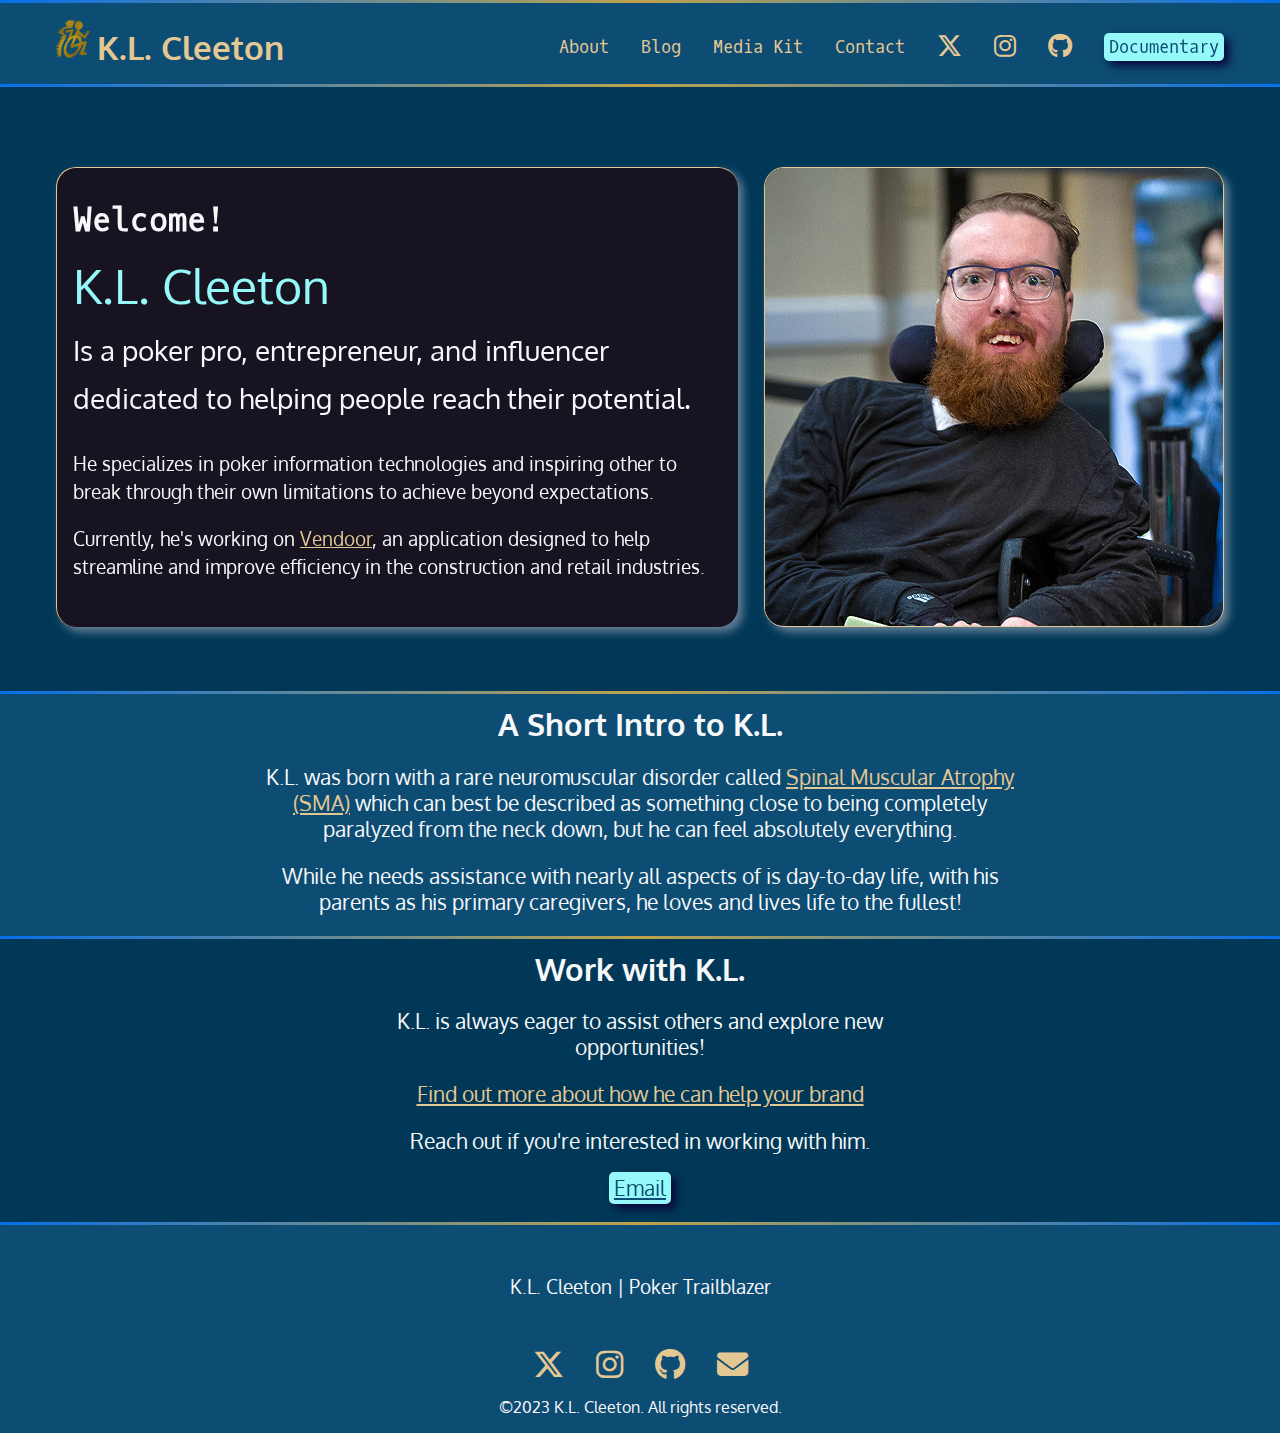
<file: index.html>
<!DOCTYPE html>
<html lang="en">
<head>
    <meta charset="UTF-8">
    <meta http-equiv="X-UA-Compatible" content="IE=edge">
    <meta name="viewport" content="width=device-width, initial-scale=1.0">
    <meta name="description" content="K.L. Cleeton - A poker pro, entrepreneur, and influencer dedicated to helping people reach their potential" />
    <link rel="preconnect" href="https://fonts.googleapis.com" />
    <link rel="preconnect" href="https://fonts.gstatic.com" crossorigin />
    <link href="https://fonts.googleapis.com/css2?family=Oxygen&family=Oxygen+Mono&display=swap" rel="stylesheet" />
    <link href="https://cdnjs.cloudflare.com/ajax/libs/font-awesome/6.5.2/css/all.min.css" rel="stylesheet" />
    <title>K.L. Cleeton</title>
    <link rel="stylesheet" href="style.css" />
</head>
<body>
   <div class="gradient"></div>
   <div class="top">
    <nav>
        <ul>
         <li><h1><a href="index.html"><img src="./img/gold-wheelchair.png" alt="gold wheelchair logo" />K.L. Cleeton</a></h1></li>
         <li><a href="about.html">About</a></li>
         <li><a href="https://klcleeton.com/blog">Blog</a></li>
         <li><a href="media-kit.html">Media Kit</a></li>
         <li><a href="contact.html">Contact</a></li>
         <li><a href="https://twitter.com/highhands89" target="_blank"><span class="fa-brands fa-x-twitter" aria-hidden="true"></span> <span class="sr-only">Twitter</span></a></li>
         <li><a href="https://www.instagram.com/realhighhands89/" target="_blank"><span class="fa-brands fa-instagram"></span> <span class="sr-only">Instagram</span></a></li>
         <li><a href="https://github.com/highhands89" target="_blank"><span class="fa-brands fa-github" aria-hidden="true"></span> <span class="sr-only">Github</span></a></li>
         <li><a href="https://www.chipandachairfilm.com/" target="_blank" class="button">Documentary</a></li>
       </ul>
    </nav>
   </div>

   <div class="gradient"></div>
   <section class="welcome">
    <div class="intro">
            <div class="intro-left">
                <div class="text-border">
                    <h4 class="name">Welcome! <span>K.L. Cleeton</span></h4>
                    <h3>Is a poker pro, entrepreneur, and influencer dedicated to helping people reach their potential.</h3>
                    <p>He specializes in poker information technologies and inspiring other to break through their own limitations to achieve beyond expectations.</p>
                    <p>Currently, he's working on <a href="https://vendoorapp.com/" target="_blank">Vendoor</a>, an application designed to help streamline and improve efficiency in the construction and retail industries.</p>
                    <p></p>
                </div>
            </div>
            <div class="intro-right">
                <img src="./img/KLCleeton.jpg" alt="KL headshot" />
            </div>
   </section> 
    </div>
   
   <div class="gradient"></div>
        <div class="about" id="about">
            <div class="about-text">
                <h2>A Short Intro to K.L.</h2>
                <p>K.L. was born with a rare neuromuscular disorder called <a href="https://www.ninds.nih.gov/health-information/disorders/spinal-muscular-atrophy" class="section-link" target="_blank">Spinal Muscular Atrophy (SMA)</a> which can best be described as something close to being completely paralyzed from the neck down, but he can feel absolutely everything.</p>
                <p>While he needs assistance with nearly all aspects of is day-to-day life, with his parents as his primary caregivers, he loves and lives life to the fullest!</p>
            </div>
        </div>

   <div class="gradient"></div>

    <div class="contact" id="contact">
        <div class="cont-me">
        <h2>Work with K.L.</h2>
        
        <p>K.L. is always eager to assist others and explore new opportunities!</p>
        <p><a class="work-link" href="media-kit.html">Find out more about how he can help your brand</a></p>
        <p>Reach out if you're interested in working with him.</p>
            <p><a href="contact.html" class="button">Email</a></p>
        </div>
        </div>

   <div class="gradient"></div>

    <footer>
        <div class="foot-name">
            <h3>K.L. Cleeton | Poker Trailblazer</h3>
        </div>
        <div class="social">
            <ul class="icons">
                <li>
                    <a href="https://twitter.com/highhands89" target="_blank">
                        <span class="fa-brands fa-x-twitter" aria-hidden="true"></span>
                            <span class="sr-only">Twitter</span>
                    </a>
                </li>
                <li><a href="https://www.instagram.com/realhighhands89/" target="_blank"><span class="fa-brands fa-instagram"></span> <span class="sr-only">Instagram</span></a></li>
                <li>
                    <a href="https://github.com/highhands89" target="_blank">
                        <span class="fa-brands fa-github" aria-hidden="true"></span>
                            <span class="sr-only">Github</span>
                    </a>
                </li>
                <li>
                    <a href="contact.html">
                        <span class="fa-solid fa-envelope" aria-hidden="true">
                            <span class="sr-only">Email me</span>
                        </span>
                    </a>
                </li>
            </ul>
        </div>
        <div class="trademark">
            <p>©2023 K.L. Cleeton. All rights reserved.</p>
        </div>
    </footer>
</body>
</html>
</file>
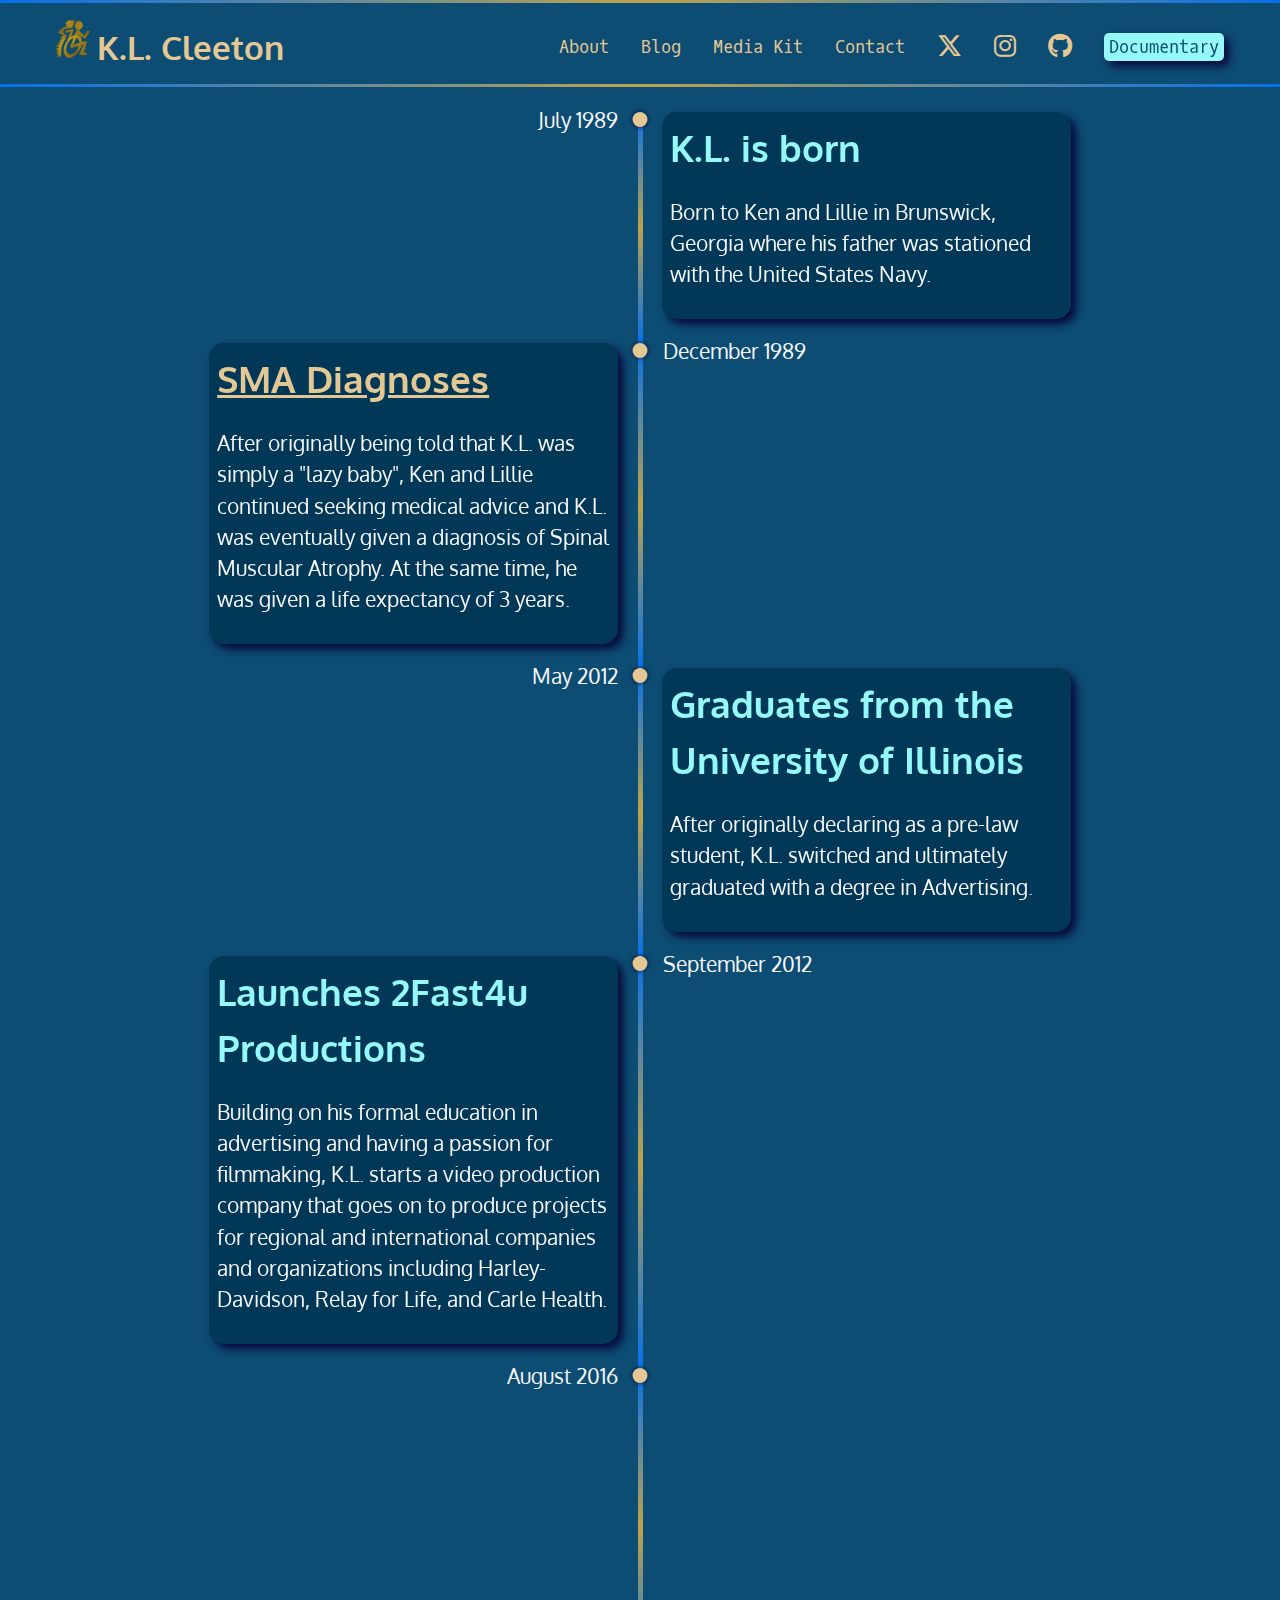
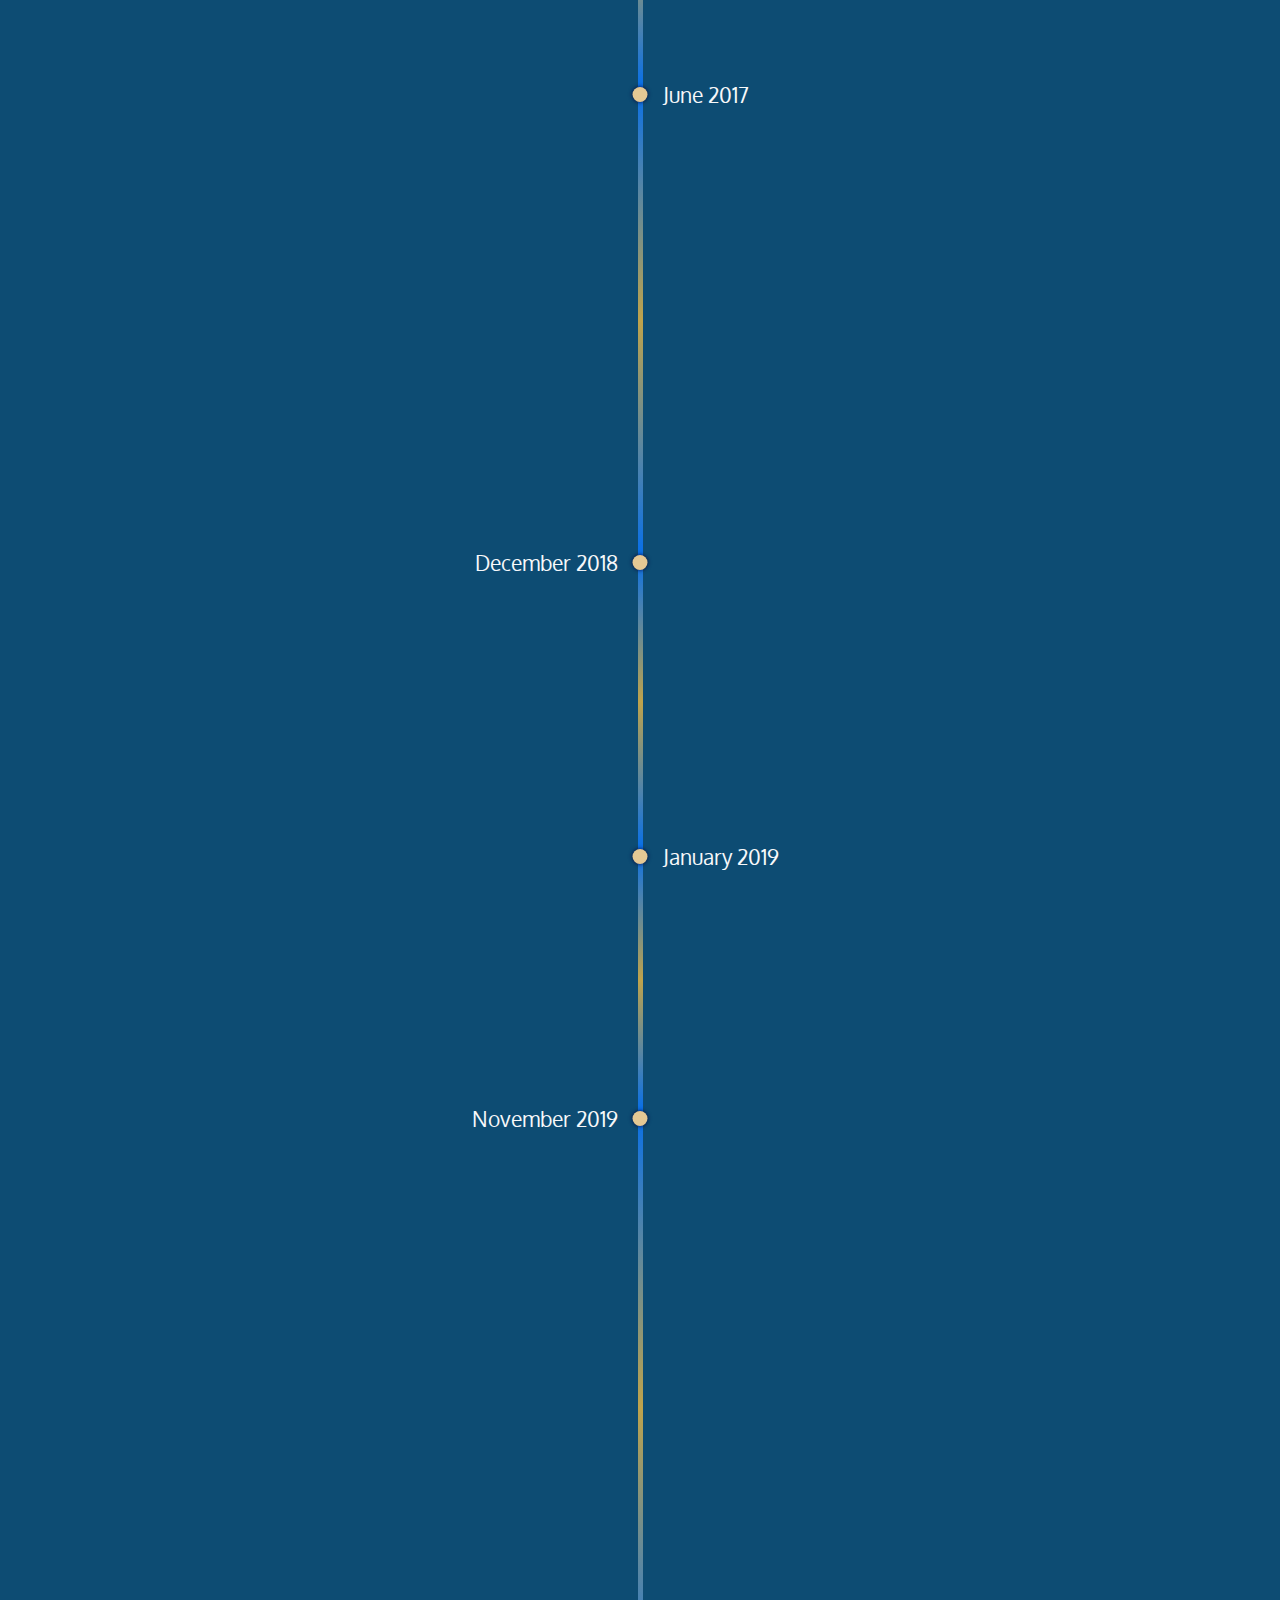
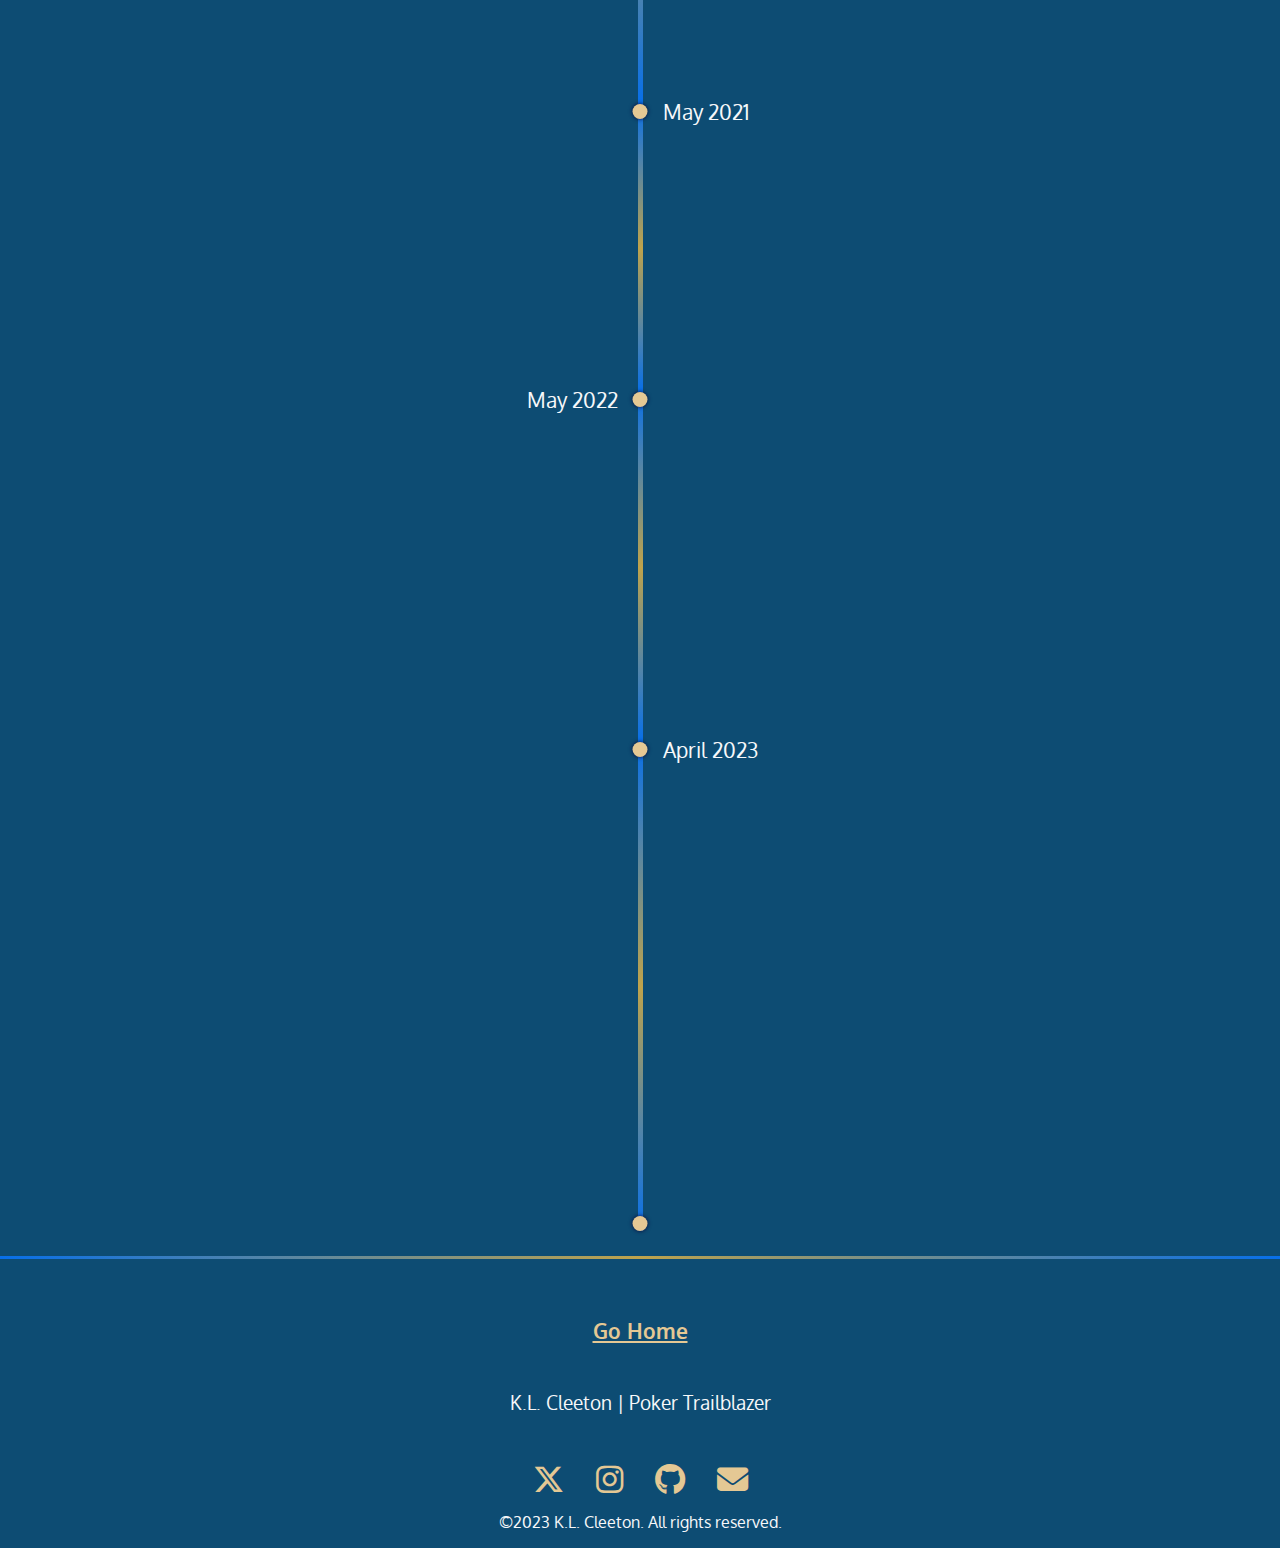
<file: about.html>
<!DOCTYPE html>
<html lang="en">
<head>
    <meta charset="UTF-8">
    <meta http-equiv="X-UA-Compatible" content="IE=edge">
    <meta name="viewport" content="width=device-width, initial-scale=1.0">
    <link rel="preconnect" href="https://fonts.googleapis.com" />
    <link rel="preconnect" href="https://fonts.gstatic.com" crossorigin />
    <link href="https://fonts.googleapis.com/css2?family=Oxygen&family=Oxygen+Mono&display=swap" rel="stylesheet" />
    <link href="https://cdnjs.cloudflare.com/ajax/libs/font-awesome/6.5.2/css/all.min.css" rel="stylesheet" />
    <title>About K.L.</title>
    <link rel="stylesheet" href="aboutStyle.css" />
</head>
<body>
    <div class="gradient"></div>
   <div class="top">
    <nav>
        <ul>
            <li><h1><a href="index.html"><img src="./img/gold-wheelchair.png" alt="gold wheelchair logo" />K.L. Cleeton</a></h1></li>
            <li><a href="about.html">About</a></li>
            <li><a href="https://klcleeton.com/blog">Blog</a></li>
            <li><a href="media-kit.html">Media Kit</a></li>
            <li><a href="contact.html">Contact</a></li>
            <li><a href="https://twitter.com/highhands89" target="_blank"><span class="fa-brands fa-x-twitter" aria-hidden="true"></span> <span class="sr-only">Twitter</span></a></li>
            <li><a href="https://www.instagram.com/realhighhands89/" target="_blank"><span class="fa-brands fa-instagram"></span> <span class="sr-only">Instagram</span></a></li>
            <li><a href="https://github.com/highhands89" target="_blank"><span class="fa-brands fa-github" aria-hidden="true"></span> <span class="sr-only">Github</span></a></li>
            <li><a href="https://www.chipandachairfilm.com/" target="_blank" class="button">Documentary</a></li>
        </ul>
    </nav>
   </div>
   <div class="gradient"></div>
   <section>
        <div class="timeline">
            <div class="timeline-components">
                <div class="timeline-date timeline-date-right">July 1989</div>
            </div> 
            <div class="line">
                <div class="dot"></div>
            </div>
            <div class="timeline-box">
                <h2 class="event">K.L. is born</h2>
                <p class="detail">Born to Ken and Lillie in Brunswick, Georgia where his father was stationed with the United States Navy.</p>
            </div>
            <div class="timeline-box">
                <h2 class="event"><a href="https://www.ninds.nih.gov/health-information/disorders/spinal-muscular-atrophy" target="_blank">SMA Diagnoses</a></h2>
                <p class="detail">After originally being told that K.L. was simply a "lazy baby", Ken and Lillie continued seeking medical advice and K.L. was eventually given a diagnosis of Spinal Muscular Atrophy. At the same time, he was given a life expectancy of 3 years.</p>
            </div>
            <div class="line">
                <div class="dot"></div>
            </div>
            <div class="timeline-components">
                <div class="timeline-date">December 1989</div>
            </div>
            <div class="timeline-components">
                <div class="timeline-date timeline-date-right">May 2012</div>
            </div> 
            <div class="line">
                <div class="dot"></div>
            </div>
            <div class="timeline-box">
                <h2 class="event">Graduates from the University of Illinois</h2>
                <p class="detail">After originally declaring as a pre-law student, K.L. switched and ultimately graduated with a degree in Advertising.</p>
            </div>
            <div class="timeline-box">
                <h2 class="event">Launches 2Fast4u Productions</h2>
                <p class="detail">Building on his formal education in advertising and having a passion for filmmaking, K.L. starts a video production company that goes on to produce projects for regional and international companies and organizations including Harley-Davidson, Relay for Life, and Carle Health.</p>
            </div>
            <div class="line">
                <div class="dot"></div>
            </div>
        <div class="timeline-components">
            <div class="timeline-date">September 2012</div>
        </div>
        <div class="timeline-components">
            <div class="timeline-date timeline-date-right">August 2016</div>
        </div> 
        <div class="line">
            <div class="dot"></div>
        </div>
        <div class="timeline-box reveal">
            <h2 class="event">Starts Poker as a Serious Hobby</h2>
            <p class="detail">Finding poker as a competitive outlet through Twitch, K.L. is introduced to the industry at large and connects with some of his most meaningful friendships.</p>
        </div>
        <div class="timeline-box reveal">
            <h2 class="event">Wins Daniel Negreanu WSOP Main Event Competition</h2>
            <p class="detail">With some encouragement from his poker study group, K.L. submits a video and ultimately wins a seat to play in the Main Event where he lived out his dream of playing and cashing in the most prestigious poker tournament in the world!</p>
        </div>
        <div class="line">
            <div class="dot"></div>
        </div>
        <div class="timeline-components">
            <div class="timeline-date">June 2017</div>
        </div>
        <div class="timeline-components">
            <div class="timeline-date timeline-date-right">December 2018</div>
        </div> 
        <div class="line">
            <div class="dot"></div>
        </div>
        <div class="timeline-box reveal">
            <h2 class="event">Goes Pro</h2>
            <p class="detail">K.L. starts receiving coaching and backing from Ryan Laplante to officially start his professional poker career and eventually joins Team 651 as their only American player aside from Ryan.</p>
        </div>
        <div class="timeline-box reveal">
            <h2 class="event">Joins <a href="https://www.learnpropoker.com/" target="_blank">LearnProPoker</a></h2>
            <p class="detail">Building on his friendship with Ryan, K.L. joins LearnProPoker as the lead content editor and expands into a site management roll.</p>
        </div>
        <div class="line">
            <div class="dot"></div>
        </div>
    <div class="timeline-components">
        <div class="timeline-date">January 2019</div>
    </div>
    <div class="timeline-components">
        <div class="timeline-date timeline-date-right">November 2019</div>
    </div> 
    <div class="line">
        <div class="dot"></div>
    </div>
    <div class="timeline-box reveal">
        <h2 class="event">Launches <a href="https://rangetrainerpro.com/" target="_blank"> RangeTrainerPro</a> with Matt McElligott</h2>
        <p class="detail">After his WSOP Main Event run, K.L. was frustrated with the lack of valuable resources designed to help players effectively learn and memorize ranges. Seeing an opportunity, K.L. worked with app developer and part-time poker player Matt McElligott to design and perfect an app that poker players of any ability level can find value in. In 2019, that work culminated in the release of RangeTrainerPro.</p>
    </div>
    <div class="timeline-box reveal">
        <h2 class="event">Plays First Full Live WSOP Schedule</h2>
        <p class="detail">In the wake of Covid-19, K.L. secures sponsorship to play his first ever full schedule of live events in Las Vegas.</p>
    </div>
    <div class="line">
        <div class="dot"></div>
    </div>
    <div class="timeline-components">
        <div class="timeline-date">May 2021</div>
    </div>
    <div class="timeline-components">
        <div class="timeline-date timeline-date-right">May 2022</div>
    </div> 
    <div class="line">
        <div class="dot"></div>
    </div>
    <div class="timeline-box reveal">
        <h2 class="event"><a href="https://www.chipandachairfilm.com/" target="_blank">Documentary Filming Begins at 2nd WSOP</a> </h2>
        <p class="detail">For a second year, K.L. competes in a complete summer schedule in the inaugural WSOP at The Horseshoe while being followed by a documentary film crew.</p>
    </div>
    <div class="timeline-box reveal">
        <h2 class="event">Fails to Secure Sponsorship for WSOP 2023</h2>
        <p class="detail">After working unsuccessfully for months to secure sponsorship for a 3rd consecutive WSOP schedule, K.L. finds himself wrestling with the fact that he will not be traveling to Las Vegas in summer 2023.</p>
        <p><a href="media-kit.html">Click here to see K.L.'s Media Kit.</a></p>
    </div>
    <div class="line">
        <div class="dot"></div>
        <div class="bottom-dot"></div>
    </div>
<div class="timeline-components">
    <div class="timeline-date">April 2023</div>
</div>
      

   </section>
   <div class="gradient"></div>
   <footer>
    <section>
        <div class="go-to-top">
            <h4><a href="index.html">Go Home</a></h4>
        </div>
       </section>
    <div class="foot-name">
        <h3>K.L. Cleeton | Poker Trailblazer</h3>
    </div>
    <div class="social">
        <ul class="icons">
            <li>
                <a href="https://twitter.com/highhands89" target="_blank">
                    <span class="fa-brands fa-x-twitter" aria-hidden="true"></span>
                        <span class="sr-only">Twitter</span>
                </a>
            </li>
            <li><a href="https://www.instagram.com/realhighhands89/" target="_blank"><span class="fa-brands fa-instagram"></span> <span class="sr-only">Instagram</span></a></li>
            <li>
                <a href="https://github.com/highhands89" target="_blank">
                    <span class="fa-brands fa-github" aria-hidden="true"></span>
                        <span class="sr-only">Github</span>
                </a>
            </li>
            <li>
                <a href="mailto:kl@rangetrainerpro.com">
                    <span class="fa-solid fa-envelope" aria-hidden="true">
                        <span class="sr-only">Email me</span>
                    </span>
                </a>
            </li>
        </ul>
    </div>
    <div class="trademark">
        <p>©2023 K.L. Cleeton. All rights reserved.</p>
    </div>
</footer> 
<script src="slide.js"></script>   
</body>
</html>
</file>
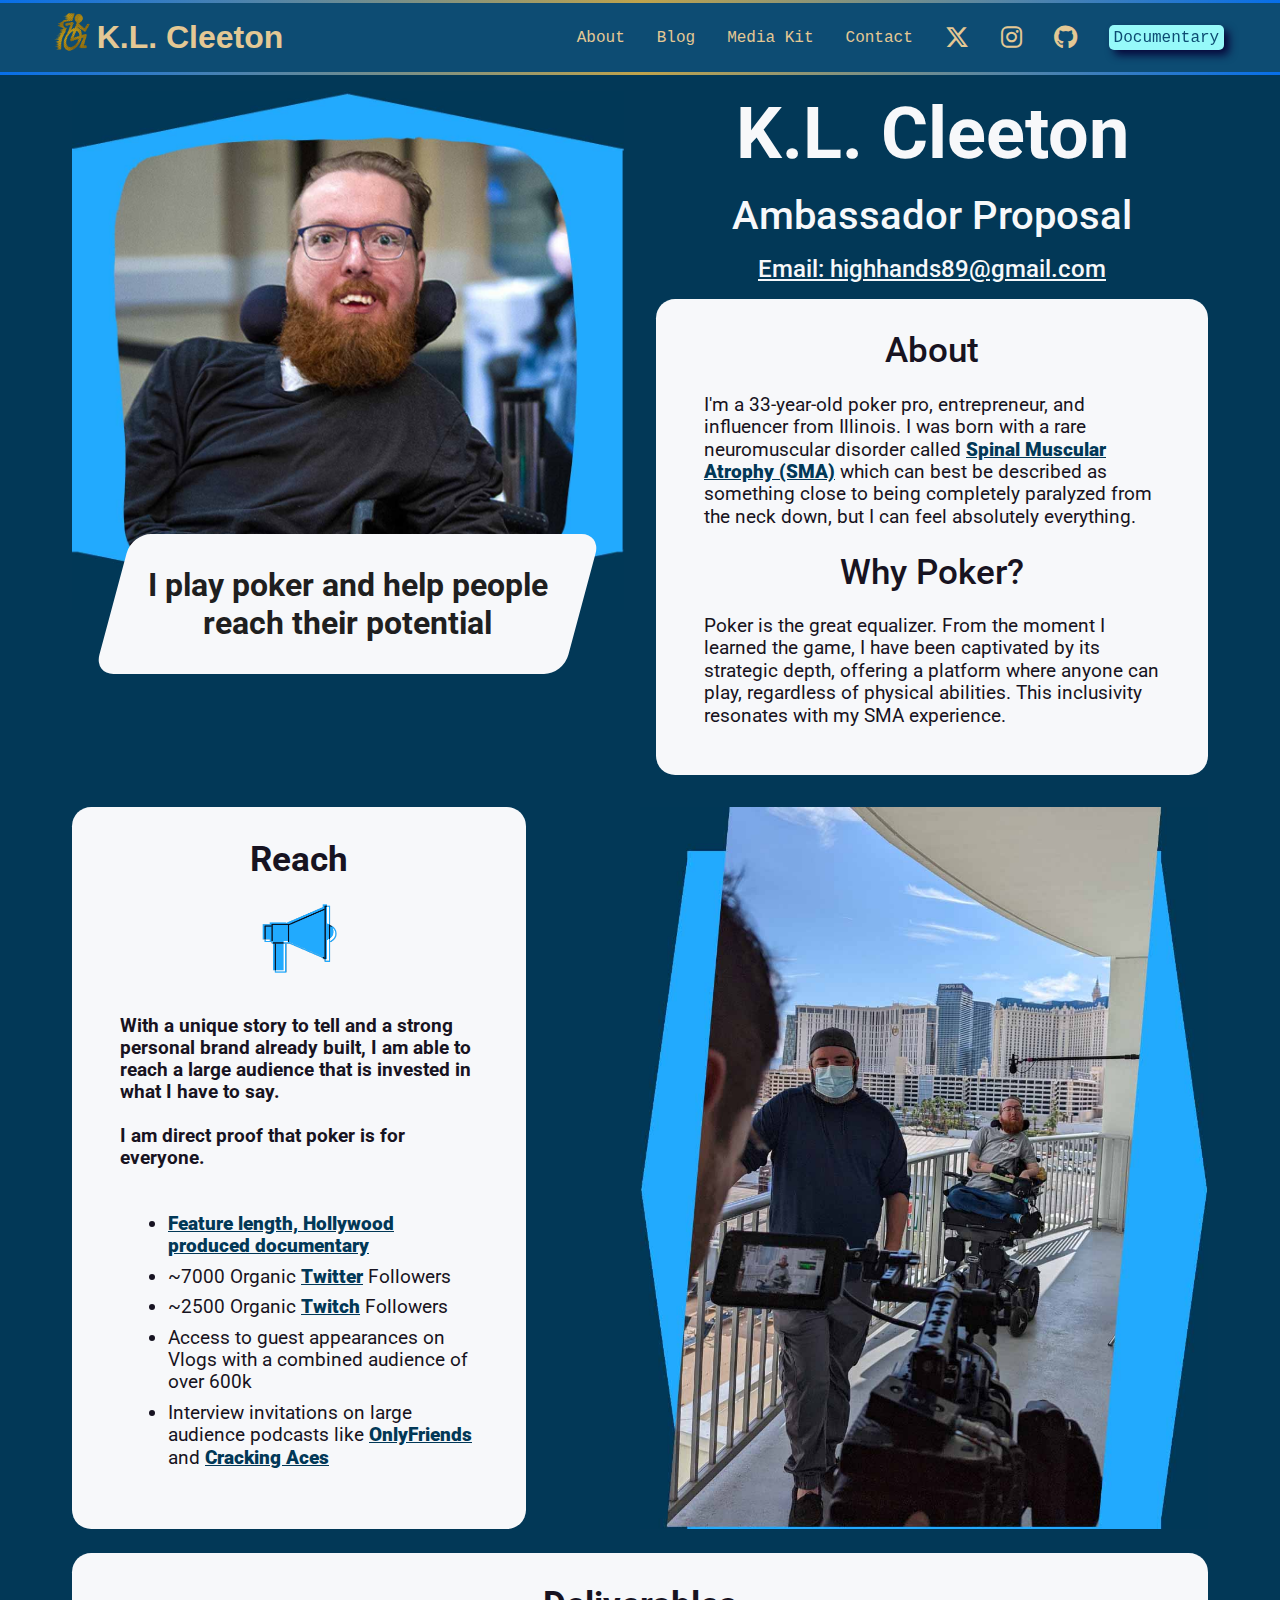
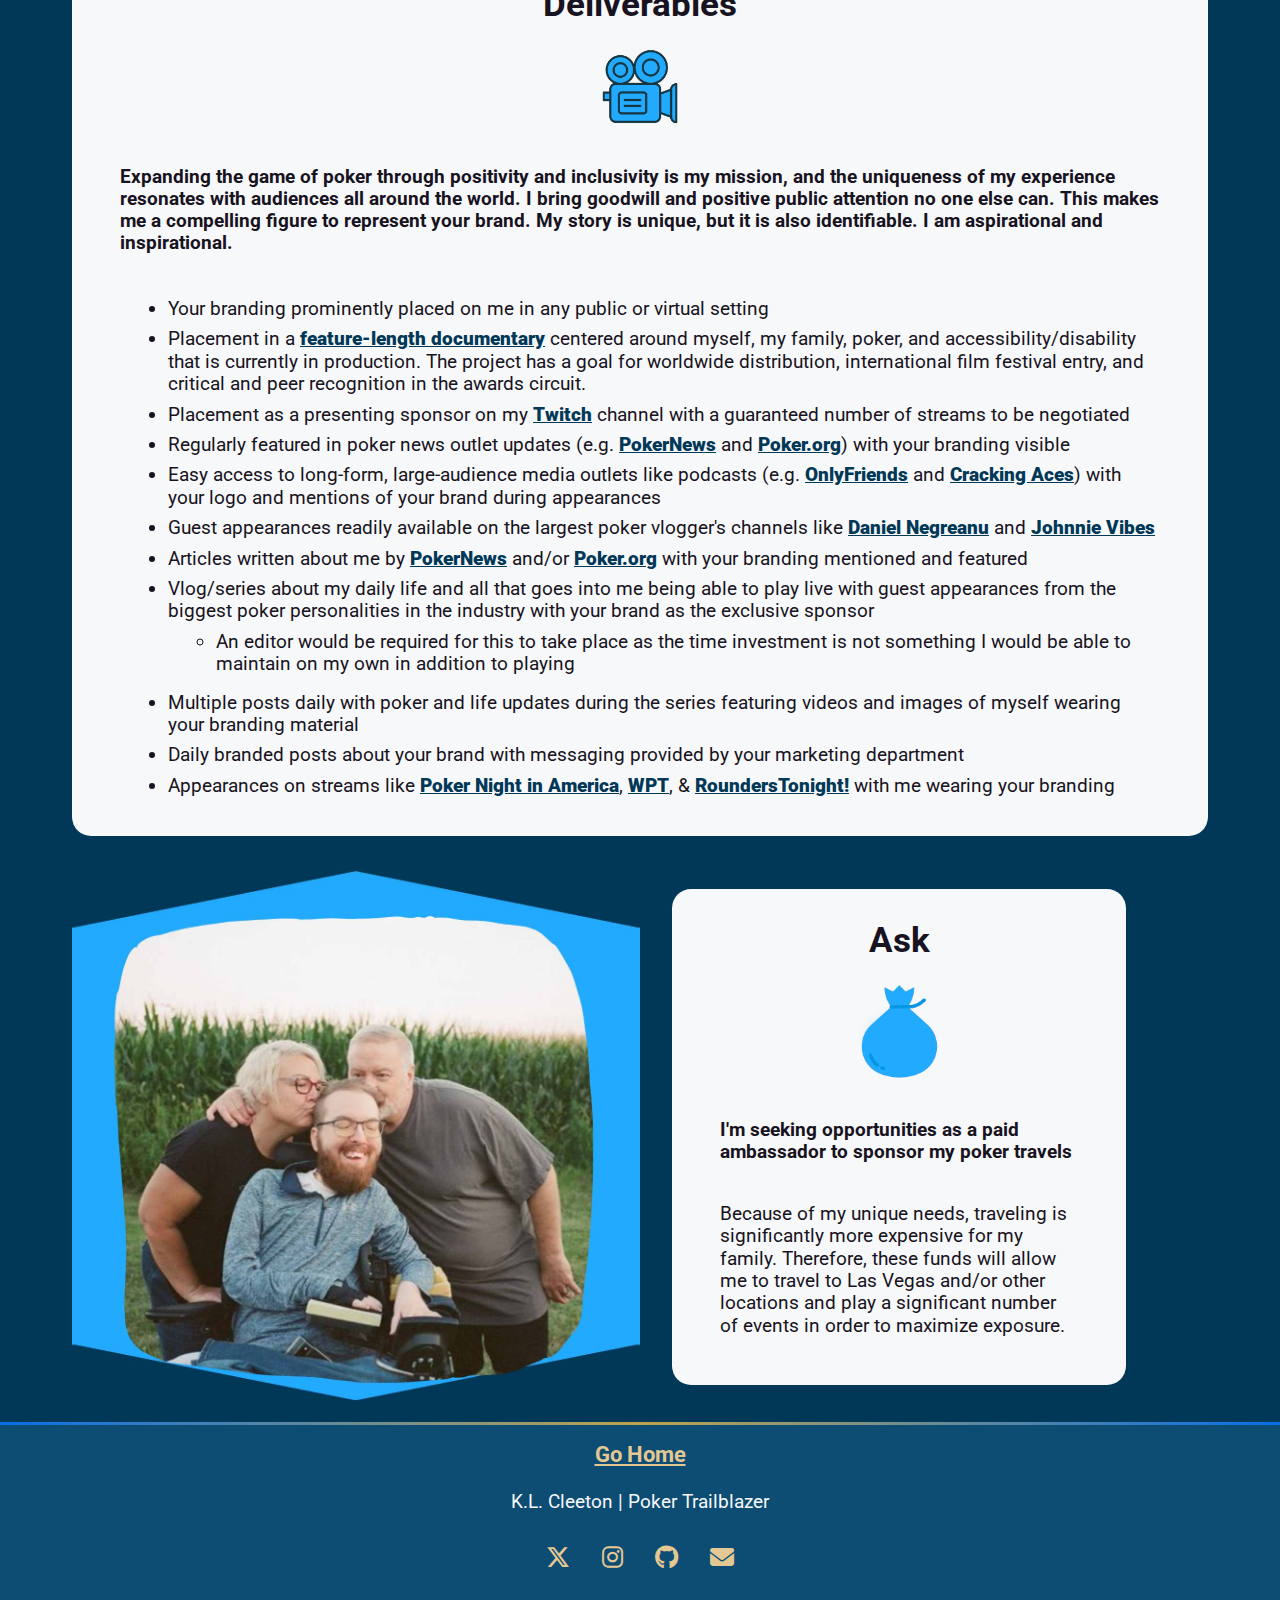
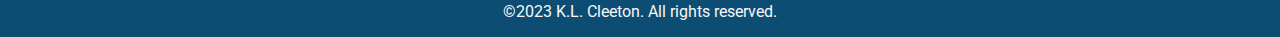
<file: media-kit.html>
<!DOCTYPE html>
<html lang="en">
  <head>
    <meta charset="UTF-8" />
    <meta http-equiv="X-UA-Compatible" content="IE=edge" />
    <meta name="viewport" content="width=device-width, initial-scale=1.0" />
    <link rel="stylesheet" href="./pitchStyles.css" />

    <!-- Google fonts - Roboto -  -->
    <link rel="preconnect" href="https://fonts.googleapis.com" />
    <link rel="preconnect" href="https://fonts.gstatic.com" crossorigin />
    <link
      href="https://fonts.googleapis.com/css2?family=Roboto:wght@300;400;500;700&display=swap"
      rel="stylesheet"
    />
    <link href="https://cdnjs.cloudflare.com/ajax/libs/font-awesome/6.5.2/css/all.min.css" rel="stylesheet" />
    <title>K.L. Cleeton | Ambassador Opportunity</title>
  </head>
  <body>
    <div class="top">
      <div class="gradient"></div>
      <nav>
        <ul>
          <li><h1><a href="index.html"><img src="./img/gold-wheelchair.png" alt="gold wheelchair logo" />K.L. Cleeton</a></h1></li>
          <li><a href="about.html">About</a></li>
          <li><a href="https://klcleeton.com/blog">Blog</a></li>
          <li><a href="media-kit.html">Media Kit</a></li>
          <li><a href="contact.html">Contact</a></li>
          <li><a href="https://twitter.com/highhands89" target="_blank"><span class="fa-brands fa-x-twitter" aria-hidden="true"></span> <span class="sr-only">Twitter</span></a></li>
          <li><a href="https://www.instagram.com/realhighhands89/" target="_blank"><span class="fa-brands fa-instagram"></span> <span class="sr-only">Instagram</span></a></li>
          <li><a href="https://github.com/highhands89" target="_blank"><span class="fa-brands fa-github" aria-hidden="true"></span> <span class="sr-only">Github</span></a></li>
          <li><a href="https://www.chipandachairfilm.com/" target="_blank" class="button">Documentary</a></li>
        </ul>
      </nav>
      <div class="gradient"></div>
     </div>
    <main>
      <section class="hero-section">
        <div class="hero-col-1">
          <div class="hero-img-cont">
            <img src="./assets/heroImg.jpg" alt="" class="hero-img" />
          </div>
          <div class="hero-title-cont">
            <h1 class="hero-title">
              I play poker and help people reach their potential
            </h1>
          </div>
        </div>
        <div class="hero-col-2">
          <h2 class="heading-master">K.L. Cleeton</h2>
          <h3 class="heading-primary semi-bold">Ambassador Proposal</h3>
          <p class="heading-secondary regular"><a href="mailto:highhands89@gmail.com">Email: highhands89@gmail.com</a></p>
          <div class="text-section">
            <h2 class="heading-about">About</h2>
            <p class="base-text">
              I'm a 33-year-old poker pro, entrepreneur, and influencer from Illinois. I was born with a rare neuromuscular disorder called <a href="https://www.ninds.nih.gov/health-information/disorders/spinal-muscular-atrophy" class="section-link" target="_blank">Spinal Muscular Atrophy (SMA)</a> which can best be described as something close to being completely paralyzed from the neck down, but I can feel absolutely everything.
            </p>
            <h3 class="heading-about">Why Poker?</h3>
            <p class="base-text">Poker is the great equalizer. From the moment I learned the game, I have been captivated by its strategic depth, offering a platform where anyone can play, regardless of physical abilities. This inclusivity resonates with my SMA experience.</p>
          </div>
        </div>
      </section>

      <!-- Reach -->

      <section class="section-2">
        <div class="text-section section-2-col-1">
          <h2 class="section-heading">Reach</h2>
          <img src="./assets/speaker.png" alt="" class="section-logo" />
          <h3 class="section-secondary">
            With a unique story to tell and a strong personal brand already built, I am able to reach a large audience that is invested in what I have to say. <br> <br>I am direct proof that poker is for everyone.
          </h3>
          <ul class="section-list base-text">
            <li class="section-list-item">
              <a href="https://www.chipandachairfilm.com/" class="section-link" target="_blank">Feature length, Hollywood produced documentary</a>
            </li>
            <li class="section-list-item">~7000 Organic <a href="https://twitter.com/highhands89" class="section-link" target="_blank">Twitter</a> Followers</li>
            <li class="section-list-item">~2500 Organic <a href="https://www.twitch.tv/highhands89/" class="section-link" target="_blank">Twitch</a> Followers</li>
            <li class="section-list-item">
              Access to guest appearances on Vlogs with a combined audience of
              over 600k
            </li>
            <li class="section-list-item">
              Interview invitations on large audience podcasts like
              <a href="https://www.youtube.com/playlist?list=PLbgxMeaShh5X6MNis_76anP2JAAmoA2Ld" class="section-link" target="_blank">OnlyFriends</a> and <a href="https://twitter.com/CrackingAAces" class="section-link" target="_blank">Cracking Aces</a>
            </li>
          </ul>
        </div>
        <div class="section-2-col-2">
          <img src="./assets/asset 2.jpg" alt="" class="section-2-img" />
        </div>
      </section>

      <!-- Deliverables -->

      <section class="section-3">
        <div class="text-section">
          <h2 class="section-heading">Deliverables</h2>
          <img src="./assets/cam.png" alt="" class="section-logo" />
          <h3 class="section-secondary">
            Expanding the game of poker through positivity and inclusivity is my
            mission, and the uniqueness of my experience resonates with
            audiences all around the world. I bring goodwill and positive
            public attention no one else can. This makes me a
            compelling figure to represent your brand. My story is unique, but
            it is also identifiable. I am aspirational and inspirational.
          </h3>

          <ul class="section-list base-text">
            <li class="section-list-item">
              Your branding prominently placed on me in any public or virtual
              setting
            </li>
            <li class="section-list-item">
              Placement in a  <a href="https://www.chipandachairfilm.com/" class="section-link" target="_blank">feature-length documentary</a> centered around myself,
              my family, poker, and accessibility/disability that is currently
              in production. The project has a goal for worldwide distribution,
              international film festival entry, and critical and peer
              recognition in the awards circuit.
            </li>
            <li class="section-list-item">
              Placement as a presenting sponsor on my <a href="https://www.twitch.tv/highhands89/" class="section-link" target="_blank">Twitch</a> channel with a guaranteed number of streams to be negotiated
            </li>
            <li class="section-list-item">
              Regularly featured in poker news outlet updates (e.g. <a href="https://www.pokernews.com/" class="section-link" target="_blank">PokerNews</a> and <a href="https://www.poker.org/" class="section-link" target="_blank">Poker.org</a>) with your branding
              visible
            </li>
            <li class="section-list-item">
              Easy access to long-form, large-audience media outlets like
              podcasts (e.g. <a href="https://www.youtube.com/playlist?list=PLbgxMeaShh5X6MNis_76anP2JAAmoA2Ld" class="section-link" target="_blank">OnlyFriends</a> and <a href="https://twitter.com/CrackingAAces?ref_src=twsrc%5Egoogle%7Ctwcamp%5Eserp%7Ctwgr%5Eauthor" class="section-link" target="_blank">Cracking Aces</a>) with your logo and mentions of your brand during appearances
            </li>
            <li class="section-list-item">
              Guest appearances readily available on the largest poker vlogger's
              channels like <a href="https://www.youtube.com/DNegsPoker" class="section-link" target="_blank">Daniel Negreanu</a> and <a href="https://www.youtube.com/@JohnnieVibes/videos" class="section-link" target="_blank">Johnnie Vibes</a>
            </li>
            <li class="section-list-item">
              Articles written about me by <a href="https://www.pokernews.com/" class="section-link" target="_blank">PokerNews</a> and/or <a href="https://www.poker.org/" class="section-link" target="_blank">Poker.org</a> with your branding mentioned and featured
            </li>
            <li class="section-list-item">
              Vlog/series about my daily life and all that goes into me being
              able to play live with guest appearances from the biggest poker
              personalities in the industry with your brand as the exclusive
              sponsor
              <ul class="sub-list">
                <li class="sub-list-item">
                  An editor would be required for this to take place as the time
                  investment is not something I would be able to maintain on my
                  own in addition to playing
                </li>
              </ul>
            </li>
            <li class="section-list-item">
              Multiple posts daily with poker and life updates during the series
              featuring videos and images of myself wearing your branding
              material
            </li>
            <li class="section-list-item">
              Daily branded posts about your brand with messaging provided by
              your marketing department
            </li>
            <li class="section-list-item">
              Appearances on streams like <a href="https://pokernight.com/" class="section-link" target="_blank">Poker Night in America</a>, <a href="https://www.worldpokertour.com/" class="section-link" target="_blank">WPT</a>, & <a href="https://rounderscardclub.com/rounderstonight/" class="section-link" target="_blank">RoundersTonight!</a> with me wearing your branding
            </li>
          </ul>
        </div>
      </section>

      <!-- Ask -->

      <section class="section-4">
        <div class="section-4-col-1">
          <img src="./assets/asset 3.jpg" alt="" class="section-4-img" />
        </div>
        <div class="section-4-col-2">
          <div class="text-section">
            <h2 class="section-heading">Ask</h2>
            <img src="./assets/pouch.png" alt="" class="section-logo" />
            <h3 class="section-secondary">
              I'm seeking opportunities as a paid ambassador to sponsor my poker travels
            </h3>
            <p class="base-text">
              Because of my unique needs, traveling is significantly more
              expensive for my family. Therefore, these funds will allow me to
              travel to Las Vegas and/or other locations and play a significant
              number of events in order to maximize exposure.
            </p>
          </div>
        </div>
      </section>
    </main>

    <div class="gradient"></div>
    <footer>
     <section>
         <div class="go-to-top">
             <h4><a href="index.html">Go Home</a></h4>
         </div>
        </section>
      <div class="foot-name">
          <h3>K.L. Cleeton | Poker Trailblazer</h3>
      </div>
      <div class="social">
          <ul class="icons">
              <li>
                  <a href="https://twitter.com/highhands89" target="_blank">
                      <span class="fa-brands fa-x-twitter" aria-hidden="true"></span>
                          <span class="sr-only">Twitter</span>
                  </a>
              </li>
              <li><a href="https://www.instagram.com/realhighhands89/" target="_blank"><span class="fa-brands fa-instagram"></span> <span class="sr-only">Instagram</span></a></li>
              <li>
                  <a href="https://github.com/highhands89" target="_blank">
                      <span class="fa-brands fa-github" aria-hidden="true"></span>
                          <span class="sr-only">Github</span>
                  </a>
              </li>
              <li>
                  <a href="contact.html">
                      <span class="fa-solid fa-envelope" aria-hidden="true">
                          <span class="sr-only">Email me</span>
                      </span>
                  </a>
              </li>
          </ul>
      </div>
      <div class="trademark">
          <p>©2023 K.L. Cleeton. All rights reserved.</p>
      </div>
  </footer>
  </body>
</html>
</file>
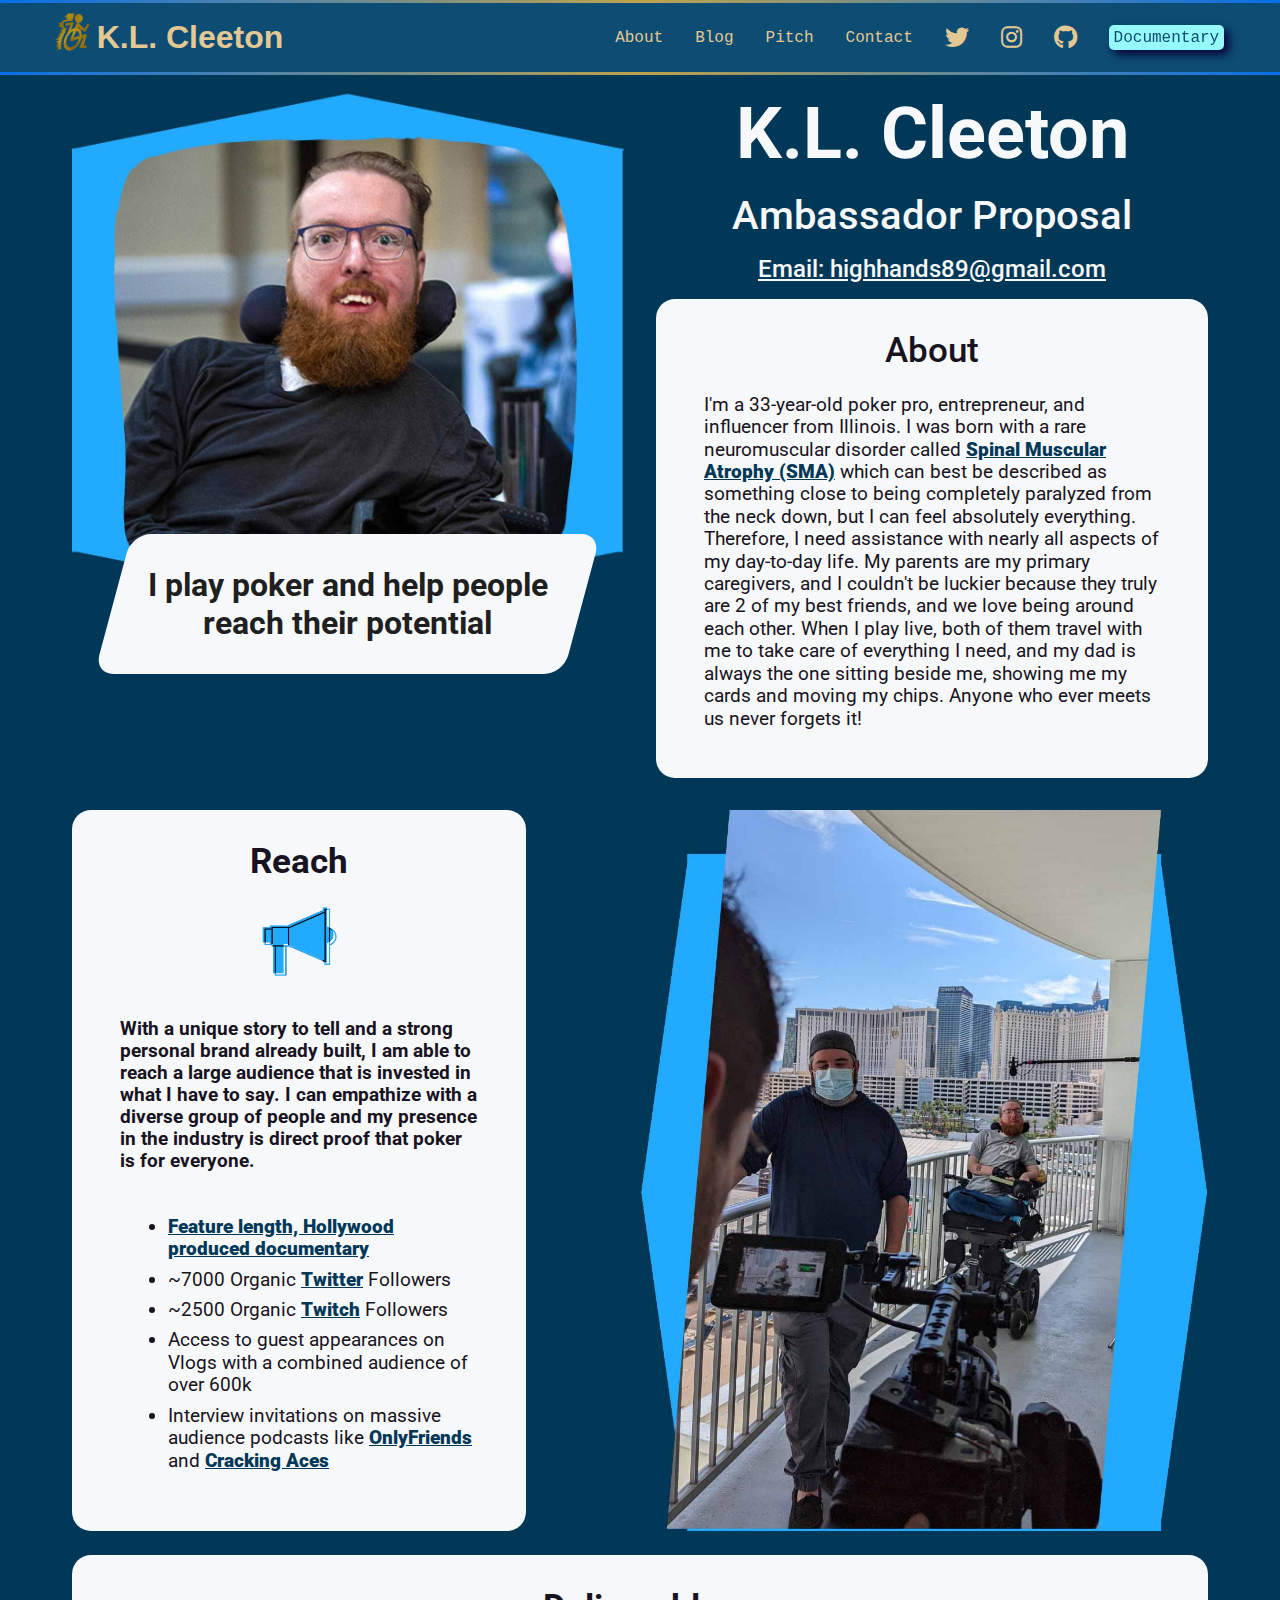
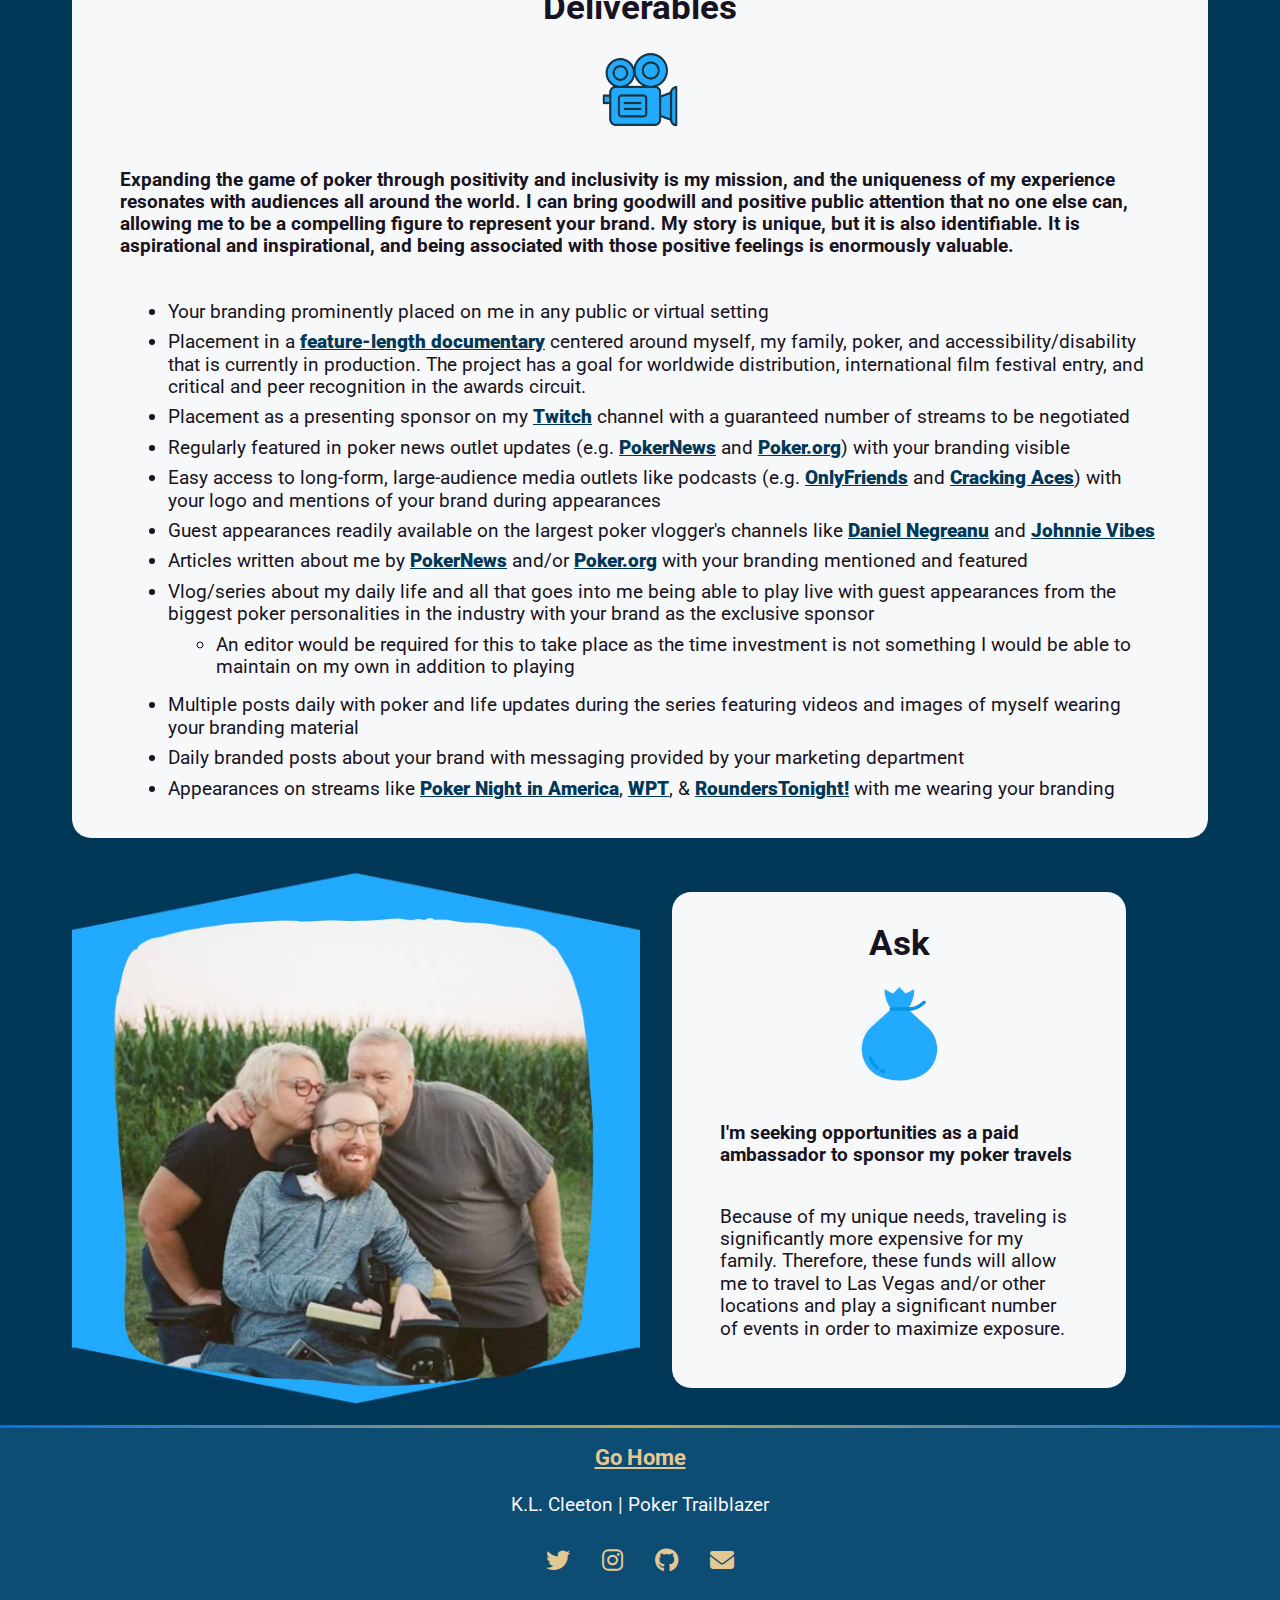
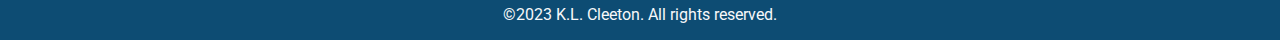
<file: pitch.html>
<!DOCTYPE html>
<html lang="en">
  <head>
    <meta charset="UTF-8" />
    <meta http-equiv="X-UA-Compatible" content="IE=edge" />
    <meta name="viewport" content="width=device-width, initial-scale=1.0" />
    <link rel="stylesheet" href="./pitchStyles.css" />

    <!-- Google fonts - Roboto -  -->
    <link rel="preconnect" href="https://fonts.googleapis.com" />
    <link rel="preconnect" href="https://fonts.gstatic.com" crossorigin />
    <link
      href="https://fonts.googleapis.com/css2?family=Roboto:wght@300;400;500;700&display=swap"
      rel="stylesheet"
    />
    <link href="https://cdnjs.cloudflare.com/ajax/libs/font-awesome/6.2.1/css/all.min.css" rel="stylesheet" />
    <title>K.L. Cleeton | Ambassador Opportunity</title>
  </head>
  <body>
    <div class="top">
      <div class="gradient"></div>
      <nav>
        <ul>
          <li><h1><a href="index.html"><img src="./img/gold-wheelchair.png" alt="gold wheelchair logo" />K.L. Cleeton</a></h1></li>
          <li><a href="about.html">About</a></li>
          <li><a href="https://klcleeton.com/blog">Blog</a></li>
          <li><a href="pitch.html">Pitch</a></li>
          <li><a href="contact.html">Contact</a></li>
          <li><a href="https://twitter.com/highhands89" target="_blank"><span class="fa-brands fa-twitter" aria-hidden="true"></span> <span class="sr-only">Twitter</span></a></li>
          <li><a href="https://www.instagram.com/realhighhands89/" target="_blank"><span class="fa-brands fa-instagram"></span> <span class="sr-only">Instagram</span></a></li>
          <li><a href="https://github.com/highhands89" target="_blank"><span class="fa-brands fa-github" aria-hidden="true"></span> <span class="sr-only">Github</span></a></li>
          <li><a href="https://www.chipandachairfilm.com/" target="_blank" class="button">Documentary</a></li>
        </ul>
      </nav>
      <div class="gradient"></div>
     </div>
    <main>
      <section class="hero-section">
        <div class="hero-col-1">
          <div class="hero-img-cont">
            <img src="./assets/heroImg.jpg" alt="" class="hero-img" />
          </div>
          <div class="hero-title-cont">
            <h1 class="hero-title">
              I play poker and help people reach their potential
            </h1>
          </div>
        </div>
        <div class="hero-col-2">
          <h2 class="heading-master">K.L. Cleeton</h2>
          <h3 class="heading-primary semi-bold">Ambassador Proposal</h3>
          <p class="heading-secondary regular"><a href="mailto:highhands89@gmail.com">Email: highhands89@gmail.com</a></p>
          <div class="text-section">
            <h2 class="heading-about">About</h2>
            <p class="base-text">
              I'm a 33-year-old poker pro, entrepreneur, and influencer from Illinois. I was born with a rare neuromuscular disorder called <a href="https://www.ninds.nih.gov/health-information/disorders/spinal-muscular-atrophy" class="section-link" target="_blank">Spinal Muscular Atrophy (SMA)</a> which can best be described as something close to being completely paralyzed from the neck down, but I can feel absolutely everything. Therefore, I need assistance with nearly all aspects of my day-to-day life. My parents are my primary caregivers, and I couldn't be luckier because they truly are 2 of my best friends, and we love being around each other. When I play live, both of them travel with me to take care of everything I need, and my dad is always the one sitting beside me, showing me my cards and moving my chips. Anyone who ever meets us never forgets it!
            </p>
          </div>
        </div>
      </section>

      <!-- Reach -->

      <section class="section-2">
        <div class="text-section section-2-col-1">
          <h2 class="section-heading">Reach</h2>
          <img src="./assets/speaker.png" alt="" class="section-logo" />
          <h3 class="section-secondary">
            With a unique story to tell and a strong personal brand already built, I am able to reach a large audience that is invested in what I have to say. I can empathize with a diverse group of people and my presence in the industry is direct proof that poker is for everyone.
          </h3>
          <ul class="section-list base-text">
            <li class="section-list-item">
              <a href="https://www.chipandachairfilm.com/" class="section-link" target="_blank">Feature length, Hollywood produced documentary</a>
            </li>
            <li class="section-list-item">~7000 Organic <a href="https://twitter.com/highhands89" class="section-link" target="_blank">Twitter</a> Followers</li>
            <li class="section-list-item">~2500 Organic <a href="https://www.twitch.tv/highhands89/" class="section-link" target="_blank">Twitch</a> Followers</li>
            <li class="section-list-item">
              Access to guest appearances on Vlogs with a combined audience of
              over 600k
            </li>
            <li class="section-list-item">
              Interview invitations on massive audience podcasts like
              <a href="https://www.youtube.com/playlist?list=PLbgxMeaShh5X6MNis_76anP2JAAmoA2Ld" class="section-link" target="_blank">OnlyFriends</a> and <a href="https://twitter.com/CrackingAAces" class="section-link" target="_blank">Cracking Aces</a>
            </li>
          </ul>
        </div>
        <div class="section-2-col-2">
          <img src="./assets/asset 2.jpg" alt="" class="section-2-img" />
        </div>
      </section>

      <!-- Deliverables -->

      <section class="section-3">
        <div class="text-section">
          <h2 class="section-heading">Deliverables</h2>
          <img src="./assets/cam.png" alt="" class="section-logo" />
          <h3 class="section-secondary">
            Expanding the game of poker through positivity and inclusivity is my
            mission, and the uniqueness of my experience resonates with
            audiences all around the world. I can bring goodwill and positive
            public attention that no one else can, allowing me to be a
            compelling figure to represent your brand. My story is unique, but
            it is also identifiable. It is aspirational and inspirational, and
            being associated with those positive feelings is enormously
            valuable.
          </h3>

          <ul class="section-list base-text">
            <li class="section-list-item">
              Your branding prominently placed on me in any public or virtual
              setting
            </li>
            <li class="section-list-item">
              Placement in a  <a href="https://www.chipandachairfilm.com/" class="section-link" target="_blank">feature-length documentary</a> centered around myself,
              my family, poker, and accessibility/disability that is currently
              in production. The project has a goal for worldwide distribution,
              international film festival entry, and critical and peer
              recognition in the awards circuit.
            </li>
            <li class="section-list-item">
              Placement as a presenting sponsor on my <a href="https://www.twitch.tv/highhands89/" class="section-link" target="_blank">Twitch</a> channel with a guaranteed number of streams to be negotiated
            </li>
            <li class="section-list-item">
              Regularly featured in poker news outlet updates (e.g. <a href="https://www.pokernews.com/" class="section-link" target="_blank">PokerNews</a> and <a href="https://www.poker.org/" class="section-link" target="_blank">Poker.org</a>) with your branding
              visible
            </li>
            <li class="section-list-item">
              Easy access to long-form, large-audience media outlets like
              podcasts (e.g. <a href="https://www.youtube.com/playlist?list=PLbgxMeaShh5X6MNis_76anP2JAAmoA2Ld" class="section-link" target="_blank">OnlyFriends</a> and <a href="https://twitter.com/CrackingAAces?ref_src=twsrc%5Egoogle%7Ctwcamp%5Eserp%7Ctwgr%5Eauthor" class="section-link" target="_blank">Cracking Aces</a>) with your logo and mentions of your brand during appearances
            </li>
            <li class="section-list-item">
              Guest appearances readily available on the largest poker vlogger's
              channels like <a href="https://www.youtube.com/DNegsPoker" class="section-link" target="_blank">Daniel Negreanu</a> and <a href="https://www.youtube.com/@JohnnieVibes/videos" class="section-link" target="_blank">Johnnie Vibes</a>
            </li>
            <li class="section-list-item">
              Articles written about me by <a href="https://www.pokernews.com/" class="section-link" target="_blank">PokerNews</a> and/or <a href="https://www.poker.org/" class="section-link" target="_blank">Poker.org</a> with your branding mentioned and featured
            </li>
            <li class="section-list-item">
              Vlog/series about my daily life and all that goes into me being
              able to play live with guest appearances from the biggest poker
              personalities in the industry with your brand as the exclusive
              sponsor
              <ul class="sub-list">
                <li class="sub-list-item">
                  An editor would be required for this to take place as the time
                  investment is not something I would be able to maintain on my
                  own in addition to playing
                </li>
              </ul>
            </li>
            <li class="section-list-item">
              Multiple posts daily with poker and life updates during the series
              featuring videos and images of myself wearing your branding
              material
            </li>
            <li class="section-list-item">
              Daily branded posts about your brand with messaging provided by
              your marketing department
            </li>
            <li class="section-list-item">
              Appearances on streams like <a href="https://pokernight.com/" class="section-link" target="_blank">Poker Night in America</a>, <a href="https://www.worldpokertour.com/" class="section-link" target="_blank">WPT</a>, & <a href="https://rounderscardclub.com/rounderstonight/" class="section-link" target="_blank">RoundersTonight!</a> with me wearing your branding
            </li>
          </ul>
        </div>
      </section>

      <!-- Ask -->

      <section class="section-4">
        <div class="section-4-col-1">
          <img src="./assets/asset 3.jpg" alt="" class="section-4-img" />
        </div>
        <div class="section-4-col-2">
          <div class="text-section">
            <h2 class="section-heading">Ask</h2>
            <img src="./assets/pouch.png" alt="" class="section-logo" />
            <h3 class="section-secondary">
              I'm seeking opportunities as a paid ambassador to sponsor my poker travels
            </h3>
            <p class="base-text">
              Because of my unique needs, traveling is significantly more
              expensive for my family. Therefore, these funds will allow me to
              travel to Las Vegas and/or other locations and play a significant
              number of events in order to maximize exposure.
            </p>
          </div>
        </div>
      </section>
    </main>

    <div class="gradient"></div>
    <footer>
     <section>
         <div class="go-to-top">
             <h4><a href="index.html">Go Home</a></h4>
         </div>
        </section>
      <div class="foot-name">
          <h3>K.L. Cleeton | Poker Trailblazer</h3>
      </div>
      <div class="social">
          <ul class="icons">
              <li>
                  <a href="https://twitter.com/highhands89" target="_blank">
                      <span class="fa-brands fa-twitter" aria-hidden="true"></span>
                          <span class="sr-only">Twitter</span>
                  </a>
              </li>
              <li><a href="https://www.instagram.com/realhighhands89/" target="_blank"><span class="fa-brands fa-instagram"></span> <span class="sr-only">Instagram</span></a></li>
              <li>
                  <a href="https://github.com/highhands89" target="_blank">
                      <span class="fa-brands fa-github" aria-hidden="true"></span>
                          <span class="sr-only">Github</span>
                  </a>
              </li>
              <li>
                  <a href="contact.html">
                      <span class="fa-solid fa-envelope" aria-hidden="true">
                          <span class="sr-only">Email me</span>
                      </span>
                  </a>
              </li>
          </ul>
      </div>
      <div class="trademark">
          <p>©2023 K.L. Cleeton. All rights reserved.</p>
      </div>
  </footer>
  </body>
</html>
</file>
<file: style.css>
/* variables declared here - these are the colors for our pages, as well as the font stacks and sizes. */
:root {
    --dkblue: #0D4C73;
    --medblue: #0D5673;
    --blu: #1790BF;
    --black: #171321;
    --yellow: #ffe217;
    --sand: #e4c894;
    --dksand: #023857;
    --aqua: #96f9f9;
    --darkaqua: #1790BF;
    --white: #f7f8fa;
    --font-size: 1.3rem;
    --mono: "Oxygen mono", monospace;
    --sans: Oxygen, sans-serif;
}

* {
    box-sizing: border-box;
  }
/* border box model: https://css-tricks.com/box-sizing/ */
html {
    box-sizing: border-box;
}
*,
*::before,
*::after {
    box-sizing: inherit;
}

/* navbar */
.top {
    background-color: var(--dkblue);
    margin-top: 7px;
}
nav {
  background-color: var(--dkblue);
  font-family: var(--mono);
  font-size: 80%;
  padding: 1rem;
}

nav img {
    height: 40px;
    margin-top: -7px;
    margin-left: -2px;
    padding-right: 6px;
}

nav a {
  text-decoration: none;
  display: block;
}

nav h1 a {
  font-family: var(--sans);
  padding: 0;
  margin: 0;
  display: flex;
  flex-flow: row wrap;
  justify-content: center;
}

nav ul {
  list-style-type: none;
  padding: 0;
  margin: 0;
  display: flex;
  flex-flow: row wrap;
  justify-content: center;
  align-items: center;
  gap: 2rem;
}

nav li:first-child {
  flex-basis: 100%;
}

nav [class*="fa-"] {
  font-size: 150%;
}

.button {
  background-color: var(--aqua);
  padding: 0.2rem .3rem;
  color: var(--dkblue);
  border-radius: 5px;
  filter: drop-shadow(5px 5px 4px #07073a);
}
.button:hover {
  color: var(--white);
  background-color: var(--darkaqua);
}



.text-border {
    border-radius: 20px;
    border-left: 1px solid var(--sand);
    border-top: 1px solid var(--sand);
    padding: 1rem;
    padding-bottom: 27px;
}

.welcome {
    background-color: var(--dksand);
}

.intro {
    filter: drop-shadow(5px 5px 4px #222222);
    margin: 2rem 2rem 2rem 2rem;
}

.intro-left {
    margin-bottom: 2rem;
}

@media (min-width: 850px) {
    .intro {
        display: grid;
        grid-template-columns: repeat(10, 1fr);
        gap: 3rem;
        max-width: 1200px;
        margin: 0 auto;
        padding-bottom: 2rem;
        padding-top: 4rem;
        padding-left: 1rem;
        padding-right: 1rem;
        filter: drop-shadow(5px 5px 4px #ceceda79);
    }
    .intro-left {
        grid-column: 1/7;
        grid-row: 1/2;
        order: 1;
        background-color: var(--black);
        border-radius: 20px;
    }
    .intro-right {
        grid-column: 4/11;
        grid-row: 1/2;
        margin-left: auto;
    }
}

.intro img {
    width: 100%;
    border-radius: 20px;
    border: 1px solid var(--sand);
}

@media (min-width: 850px) {
  nav {
    max-width: 1200px;
    margin: 0 auto; 
  }
  nav li:first-child {
    flex-basis: auto;
    text-align: left;
    margin-right: auto;
  }

  
}

.welcome {
  background-color: var(--dksand);
  padding-top: 1rem;
}



body {
  padding: 0;
  margin: 0;
  font-family: var(--sans);
  background-color: var(--dkblue);
  color: var(--white);
  font-size: var(--font-size);
}
h1, h2, h3 h4 {
  margin: 0; 
}

a {
  color: var(--sand);
}

a:hover {
  color: var(--yellow);
  text-decoration: none;
}

.intro p {
font-size: 1.2rem;
line-height: 1.75rem;
}

.name {
font-family: var(--mono);
line-height: 4rem;
margin-top: -15px;
}

.name span {
font-family: var(--sans);
font-size: 3rem;
color: var(--aqua);
display: block;
font-weight: normal;
margin-bottom: 20px;
}

.intro h3 {
font-size: 1.75rem;
font-weight: normal;
line-height: 3rem;
margin-top: -11px;
}

.intro h4 {
    font-size: 2rem;
    margin-bottom: 1rem;
    margin-top: .3rem;
}

/* About */

.about {
    display: grid;
    grid-template-columns: 1fr;
    grid-template-rows: 1fr;
    justify-items: center;
    text-align: center;
}

.about-text {
    max-width: 750px;
    margin-top: 10px;
}

/*contact */

.contact {
  background-color: var(--dksand);
  color: var(--white);
  display: grid;
  grid-template-columns: 1fr;
  grid-template-rows: 1fr;
  justify-items: center;
  text-align: center;
}

.cont-me {
  width: 100%;
  max-width: 500px;
  margin-top: 10px;
}

/* footer */

footer {
    background-color: var(--dkblue);
    display: grid;
    grid-template-columns: 1fr;
    grid-template-rows: 1fr;
    justify-items: center;
    text-align: center;
    margin-top: 2rem;
}

footer [class*="fa-"] {
    font-size: 150%;
}

.foot-name {
    font-size: 1rem;
}

.foot-name h3 {
    font-weight: normal;
}

.icons {
    list-style-type: none;
    padding: 0;
    margin: 0;
    margin-top: 2rem;
    display: flex;
    flex-flow: row wrap;
    justify-content: center;
    align-items: center;
    gap: 2rem;
}

.trademark {
    font-size: 1rem;
}

.gradient {
    height: 3px;
    background: rgb(190,163,76);
    background: radial-gradient(circle, rgba(190,163,76,1) 0%, rgba(7,111,233,1) 100%);
}

.pitch-doc-wide {
  display: grid;
  grid-template-columns: 1fr;
  grid-template-rows: 1fr;
  justify-items: center;
  max-width: 75%;
  height: auto;
}
</file>
<file: aboutStyle.css>
/* variables declared here - these are the colors for our pages, as well as the font stacks and sizes. */
:root {
    --dkblue: #0D4C73;
    --medblue: #0D5673;
    --blu: #1790BF;
    --black: #171321;
    --yellow: #ffe217;
    --sand: #e4c894;
    --dksand: #023857;
    --aqua: #96f9f9;
    --darkaqua: #1790BF;
    --white: #f7f8fa;
    --font-size: 1.3rem;
    --mono: "Oxygen mono", monospace;
    --sans: Oxygen, sans-serif;
}

* {
    box-sizing: border-box;
  }
/* border box model: https://css-tricks.com/box-sizing/ */
html {
    box-sizing: border-box;
}
*,
*::before,
*::after {
    box-sizing: inherit;
}

body {
    padding: 0;
    margin: 0;
    font-family: var(--sans);
    background-color: var(--dkblue);
    color: var(--white);
    font-size: var(--font-size);
  }
  h1, h2, h3 h4 {
    margin: 0; 
  }
  
  a {
    color: var(--sand);
  }
  
  a:hover {
    color: var(--yellow);
    text-decoration: none;
  }
  

/* navbar */
.top {
    background-color: var(--dkblue);
    margin-top: 7px;
}
nav {
  background-color: var(--dkblue);
  font-family: var(--mono);
  font-size: 80%;
  padding: 1rem;
}

nav img {
    height: 40px;
    margin-top: -7px;
    margin-left: -2px;
    padding-right: 6px;
}

nav a {
  text-decoration: none;
  display: block;
}

nav h1 a {
  font-family: var(--sans);
  padding: 0;
  margin: 0;
  display: flex;
  flex-flow: row wrap;
  justify-content: center;
}

nav ul {
  list-style-type: none;
  padding: 0;
  margin: 0;
  display: flex;
  flex-flow: row wrap;
  justify-content: center;
  align-items: center;
  gap: 2rem;
}

nav li:first-child {
  flex-basis: 100%;
}

nav [class*="fa-"] {
  font-size: 150%;
}

.button {
  background-color: var(--aqua);
  padding: 0.2rem .3rem;
  color: var(--dkblue);
  border-radius: 5px;
  filter: drop-shadow(5px 5px 4px #07073a);
}
.button:hover {
  color: var(--white);
  background-color: var(--darkaqua);
}

@media (min-width: 850px) {
  nav {
    max-width: 1200px;
    margin: 0 auto; 
  }
  nav li:first-child {
    flex-basis: auto;
    text-align: left;
    margin-right: auto;
  }  
}

/* about section */

.timeline {
    margin: 0 auto;
    max-width: 950px;
    padding: 25px;
    display: grid;
    grid-template-columns: 1fr 5px 1fr;
    font-family: var(--sans);
}

.timeline-components {
    margin: 0px 20px 20px 20px;
}

.timeline-box {
    padding: .5rem;
    background: var(--dksand);
    filter: drop-shadow(5px 5px 4px #07073a);
    border-radius: 15px;
    margin-left: 1.2rem;
    margin-right: 1.2rem;
    margin-bottom: 1.5rem;
    line-height: 1.5;
    font-size: 1em;
    color: var(--white);
}

.timeline-date {
    margin-top: -5px;
}

.timeline-date-right {
    text-align: right;
}

.line {
    position: relative;
    background-color: var(--white);
    background: linear-gradient(0deg, rgba(7,111,233,1) 0%, rgba(190,163,76,1) 50%, rgba(7,111,233,1) 100%);
}

.dot {
    position: absolute;
    top: 0;
    width: 15px;
    height: 15px;
    left: 50%;
    transform: translateX(-50%);
    background-color: var(--sand);
    border-radius: 50%;
    filter: drop-shadow(0px 0px 2px #07073a);
}

.bottom-dot {
    position: absolute;
    top: inherit;
    bottom: 0;
    width: 15px;
    height: 15px;
    left: 50%;
    transform: translateX(-50%);
    background-color: var(--sand);
    border-radius: 50%;
    filter: drop-shadow(0px 0px 2px #07073a);
}

.event {
    margin: 0;
    font-size: 1.8em;
    color: var(--aqua);
}



/* footer */

footer {
    background-color: var(--dkblue);
    display: grid;
    grid-template-columns: 1fr;
    grid-template-rows: 1fr;
    justify-items: center;
    text-align: center;
    margin-top: 2rem;
}

footer [class*="fa-"] {
    font-size: 150%;
}

.foot-name {
    font-size: 1rem;
}

.foot-name h3 {
    font-weight: normal;
}

.icons {
    list-style-type: none;
    padding: 0;
    margin: 0;
    margin-top: 2rem;
    display: flex;
    flex-flow: row wrap;
    justify-content: center;
    align-items: center;
    gap: 2rem;
}

.trademark {
    font-size: 1rem;
}

.gradient {
    height: 3px;
    background: rgb(190,163,76);
    background: radial-gradient(circle, rgba(190,163,76,1) 0%, rgba(7,111,233,1) 100%);
}


.reveal {
    position: relative;
    transform: translateX(250px);
    opacity: 0;
    transition: 1s all ease;
  }
  
  .reveal.active{
    transform: translateX(0);
    opacity: 1;
  }
</file>
<file: pitchStyles.css>
:root {
  --dkblue: #0D4C73;
  --medblue: #0D5673;
  --blu: #1790BF;
  --black: #171321;
  --yellow: #ffe217;
  --sand: #e4c894;
  --dksand: #023857;
  --aqua: #96f9f9;
  --darkaqua: #1790BF;
  --white: #f7f8fa;
  --font-size: 1.3rem;
  --mono: "Oxygen mono", monospace;
  --sans: Oxygen, sans-serif;
}


* {
  margin: 0;
  padding: 0;
  box-sizing: border-box;
}

html {
  box-sizing: border-box;
}

body {
  font-family: "Roboto", sans-serif;
  background-color: var(--dksand);

}

main {
  padding: 1rem 2rem;
  max-width: 1200px;
  margin: 0 auto;
  display: flex;
  flex-direction: column;
  align-items: center;
  gap: 2rem;
}

.gradient {
  height: 3px;
  background: rgb(190,163,76);
  background: radial-gradient(circle, rgba(190,163,76,1) 0%, rgba(7,111,233,1) 100%);
}

/* Nav */

.top {
  background-color: var(--dkblue);
}
nav {
background-color: var(--dkblue);
font-family: var(--mono);
font-size: 100%;
padding: 1rem;
}

nav img {
  height: 40px;
  margin-top: -7px;
  margin-left: -2px;
  padding-right: 6px;
}

nav a {
text-decoration: none;
display: block;
font-family: var(--mono);
}

nav h1 a {
font-family: var(--sans);
font-size: 1em;
padding: 0;
margin: 0;
display: flex;
flex-flow: row wrap;
justify-content: center;
}

nav ul {
list-style-type: none;
padding: 0;
margin: 0;
display: flex;
flex-flow: row wrap;
justify-content: center;
align-items: center;
gap: 2rem;
}

nav li:first-child {
flex-basis: 100%;
}

nav [class*="fa-"] {
font-size: 150%;
}

.button {
background-color: var(--aqua);
padding: 0.2rem .3rem;
color: var(--dkblue);
border-radius: 5px;
filter: drop-shadow(5px 5px 4px #07073a);
}
.button:hover {
color: var(--white);
background-color: var(--darkaqua);
}


@media (min-width: 850px) {
  nav {
    max-width: 1200px;
    margin: 0 auto; 
  }
  nav li:first-child {
    flex-basis: auto;
    text-align: left;
    margin-right: auto;
  }

  
}

a {
  color: var(--sand);
}

a:hover {
  color: var(--yellow);
  text-decoration: none;
}

/* Utility Classes */
/* Typography */

.heading-master {
  font-size: 4.5rem;
  color: var(--white);
  line-height: normal;
}

.heading-primary {
  font-size: 2.5rem;
  font-weight: 700;
  color: var(--white);
}

.heading-secondary a {
  font-size: 1.5rem;
  font-weight: 500;
  color: var(--white);
}

.heading-about {
  font-size: 2.2rem;
  font-weight: 500;
  color: var(--black);
  padding: 0em 0em;
  margin: -.5em;
}

.base-text {
  font-size: 1.2rem;
  line-height: 1.4rem;
}

.bold {
  font-weight: 700;
}

.semi-bold {
  font-weight: 500;
}

.regular {
  font-weight: 400;
}

/* Page Styles */

/* Hero section */
.hero-section {
  display: flex;
  align-items: flex-start;
  gap: 2rem;
}

.hero-col-1 {
  display: flex;
  flex-direction: column;
  align-items: center;
  flex-basis: 50%;
}

.hero-img-cont {
}

.hero-img {
  width: 100%;
}

.hero-title-cont {
  padding: 2rem 1rem;
  background-color: var(--white);
  color: #1f1f1f;
  margin-top: -5rem;
  border-radius: 1.2rem;
  transform: skew(-15deg);
  width: 85%;
  text-align: center;
}

.hero-title {
  font-size: 2rem;
  transform: skew(15deg);
}

.hero-col-2 {
  display: flex;
  flex-direction: column;
  align-items: center;
  justify-content: flex-start;
  flex-basis: 50%;
  gap: 1rem;
}

.text-section {
  padding: 3rem 3rem;
  background-color: var(--white);
  border-radius: 1.2rem;
  display: flex;
  flex-direction: column;
  align-items: center;
  gap: 2.5rem;
  color: var(--black);
}

/* Section 2 */
.section-2 {
  display: flex;
  justify-content: space-between;
  padding: 0;
  margin: auto 0em -.5em;
}

.section-2-col-1 {
  flex-basis: 40%;
}

.section-2-col-2 {
  flex-basis: 50%;
  display: flex;
  justify-content: center;
}

.section-2-img {
  width: 100%;
}

.section-heading {
  color: var(--black);
  font-size: 2.2em;
  margin: -.5em;
}

.section-secondary h3 {
  color: var(--black);
}


.section-list{
    display: flex;
    flex-direction: column;
    gap: .5rem;
    margin: .2em 0em -.5em;
}

.section-list-item{
    margin-left: 3rem;
    line-height: 1.4rem;
}

.sub-list{
    margin-left: 3rem;
    padding: .5rem 0;
}

.section-logo{
    width: 80px;
}

.section-link {
  color: var(--dksand);
  font-weight: 900;
}

.section-link:hover {
  color: var(--blu);
}

/* Section 4 */


.section-4{
    display: flex;
    align-items: center;
    gap: 2rem;
}

.section-4-col-1{
    flex-basis: 50%;
}

.section-4-img{
    width: 100%;
}

.section-4-col-2{
    flex-basis: 40%;
}

footer {
  background-color: var(--dkblue);
  display: grid;
  grid-template-columns: 1fr;
  grid-template-rows: 1fr;
  justify-items: center;
  text-align: center;
  margin-top: 0;
}

footer [class*="fa-"] {
  font-size: 150%;
}

.go-to-top {
  margin-top: 1rem;
  font-size: 140%;
}

.trademark {
  margin-bottom: 1rem;
  color: var(--white);
}

.foot-name {
  font-size: 1rem;
  font: var(--sans);
}

.foot-name h3 {
  font-weight: normal;
  color: var(--white);
  margin-top: 1.5rem;
}

.icons {
  list-style-type: none;
  padding: 0;
  margin: 0;
  margin-top: 2rem;
  margin-bottom: 2rem;
  display: flex;
  flex-flow: row wrap;
  justify-content: center;
  align-items: center;
  gap: 2rem;
}

@media screen and (max-width : 768px) {
    .hero-section{
        flex-direction: column;
    }

    .section-2{
        flex-direction: column;
    }

    .section-2-col-2{
        display: none;
    }

    .section-4{
        flex-direction: column;
    }

    .section-4-col-1{
        display: none;
    }

    .text-section{
        padding: 1.5rem 1.5rem;
        background-color: #fcfcfc;
        border-radius: 1.2rem;
        display: flex;
        flex-direction: column;
        align-items: center;
        gap: 2.5rem;
        color: #1f1f1f;
    }

    .section-list-item{
        margin-left: 1.5rem;
    }

    .base-text{
        font-size: 1rem;
    }
}
</file>
